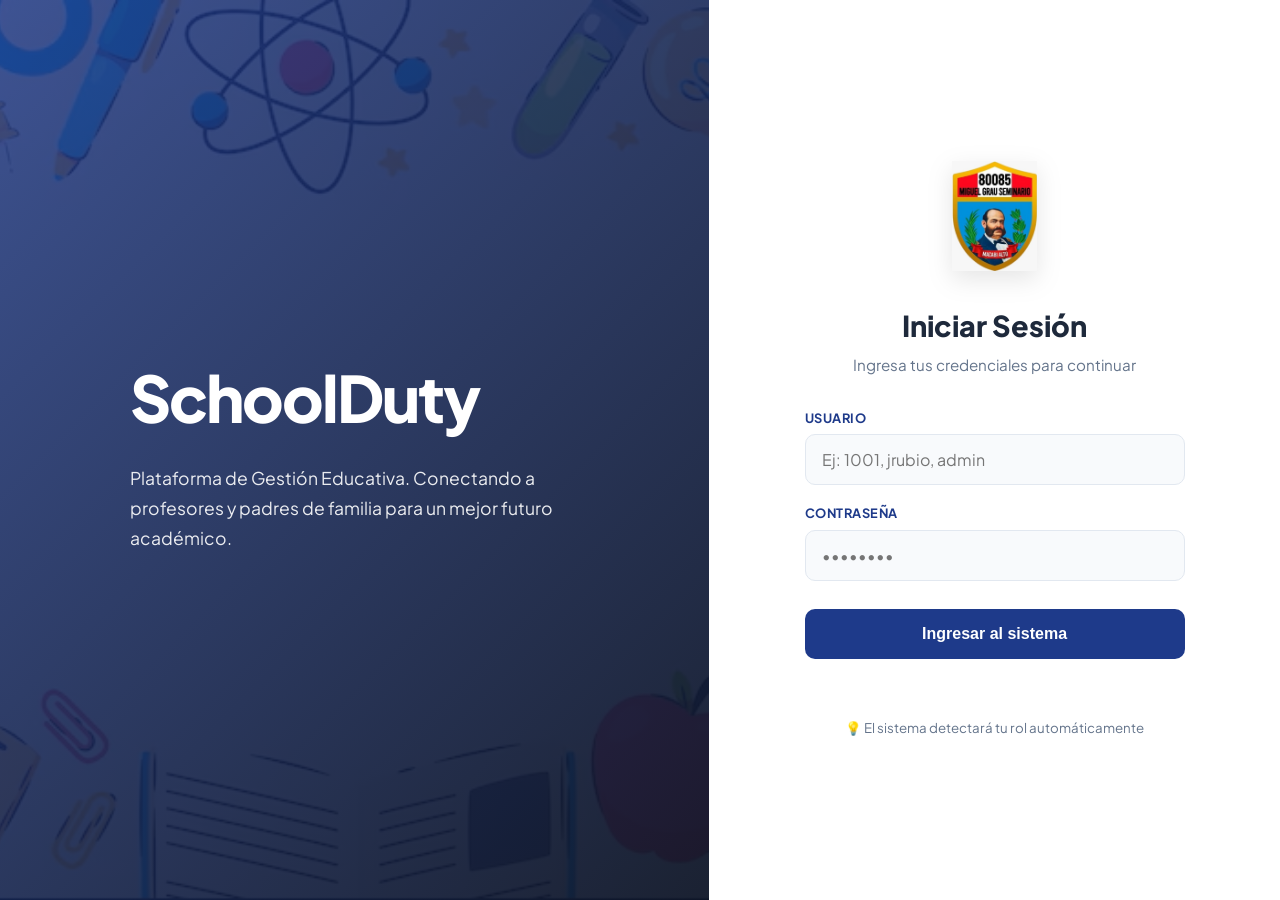
<file: index.html>
<!DOCTYPE html>
<html lang="es">
<head>
    <meta charset="UTF-8">
    <meta http-equiv="refresh" content="0; url=login.html">
    <title>SchoolDuty - Redireccionando...</title>
    <style>
        body {
            font-family: 'Segoe UI', sans-serif;
            background: #1e3a8a;
            color: white;
            display: flex;
            justify-content: center;
            align-items: center;
            height: 100vh;
            margin: 0;
        }
        .redirect-box {
            text-align: center;
        }
        .redirect-box h1 {
            font-size: 2.5rem;
            margin-bottom: 10px;
        }
        .redirect-box a {
            color: #60a5fa;
            text-decoration: none;
            font-size: 1.1rem;
        }
        .spinner {
            width: 40px;
            height: 40px;
            border: 4px solid rgba(255,255,255,0.3);
            border-top-color: white;
            border-radius: 50%;
            animation: spin 1s linear infinite;
            margin: 20px auto;
        }
        @keyframes spin { to { transform: rotate(360deg); } }
    </style>
</head>
<body>
    <div class="redirect-box">
        <h1>SchoolDuty</h1>
        <div class="spinner"></div>
        <p>Redireccionando al login...</p>
        <p><a href="login.html">Haz clic aquí si no redirige automáticamente</a></p>
    </div>
</body>
</html>
</file>
<file: css/styles.css>
/* ================================================
   styles.css — CSS Base (Login, Dashboard, Layout, Utilidades)
   ================================================ */
@import url('https://fonts.googleapis.com/css2?family=Plus+Jakarta+Sans:wght@400;500;600;700;800&display=swap');

:root {
    --primary: #1e3a8a;
    --primary-hover: #1e40af;
    --secondary: #4e73df;
    --accent: #1cc88a;
    --danger: #dc2626;
    --warning: #f59e0b;
    --bg: #f4f6fb;
    --card: #ffffff;
    --text: #1e293b;
    --text-light: #64748b;
    --border: #e2e8f0;
    --shadow: 0 4px 6px -1px rgba(0,0,0,0.1);
    --shadow-lg: 0 10px 15px -3px rgba(0,0,0,0.1);
    --radius: 12px;
    --radius-lg: 16px;
}

* { box-sizing: border-box; margin: 0; padding: 0; }

body {
    font-family: 'Plus Jakarta Sans', sans-serif;
    background: var(--bg);
    color: var(--text);
    line-height: 1.6;
}

/* ================================================
   LOGIN
   ================================================ */
.login-page { overflow: hidden; }

.login-wrapper {
    display: flex;
    width: 100%;
    min-height: 100vh;
}

.login-info {
    flex: 1.2;
    position: relative;
    background: url("../img/fondo.jpg") no-repeat center center/cover;
    display: flex;
    align-items: center;
    justify-content: center;
    padding: 60px;
    color: white;
}

.login-info::before {
    content: "";
    position: absolute;
    inset: 0;
    background: linear-gradient(135deg, rgba(30,58,138,0.85), rgba(15,23,42,0.95));
}

.info-content {
    position: relative;
    z-index: 2;
    max-width: 450px;
}

.info-content h1 {
    font-size: 4rem;
    font-weight: 800;
    margin-bottom: 15px;
    letter-spacing: -2px;
}

.info-content p {
    font-size: 1.1rem;
    line-height: 1.7;
    opacity: 0.9;
}

.login-form-section {
    flex: 1;
    display: flex;
    align-items: center;
    justify-content: center;
    padding: 40px;
    background: white;
}

.form-container {
    width: 100%;
    max-width: 380px;
    text-align: center;
}

.logo-box { margin-bottom: 25px; }

.logo-img {
    height: 110px;
    width: auto;
    object-fit: contain;
    filter: drop-shadow(0 8px 12px rgba(0,0,0,0.1));
}

.form-container h2 {
    font-size: 1.8rem;
    font-weight: 800;
    color: var(--text);
    margin-bottom: 5px;
}

.subtitle {
    color: var(--text-light);
    font-size: 0.95rem;
    margin-bottom: 30px;
}

.input-group {
    width: 100%;
    margin-bottom: 18px;
    text-align: left;
}

.input-group label {
    display: block;
    font-size: 0.8rem;
    font-weight: 700;
    color: var(--primary);
    margin-bottom: 6px;
    text-transform: uppercase;
    letter-spacing: 0.5px;
}

input, select, textarea {
    width: 100%;
    padding: 14px 16px;
    border-radius: 10px;
    border: 1.5px solid var(--border);
    background: #f8fafc;
    font-size: 1rem;
    font-family: inherit;
    transition: all 0.3s ease;
}

input:focus, select:focus, textarea:focus {
    outline: none;
    border-color: var(--primary);
    background: white;
    box-shadow: 0 0 0 4px rgba(30,58,138,0.1);
}

.btn-login {
    width: 100%;
    padding: 16px;
    background: var(--primary);
    color: white;
    border: none;
    border-radius: 10px;
    font-size: 1rem;
    font-weight: 700;
    cursor: pointer;
    transition: all 0.3s ease;
    margin-top: 10px;
}

.btn-login:hover {
    background: var(--primary-hover);
    transform: translateY(-2px);
    box-shadow: var(--shadow-lg);
}

#error {
    color: var(--danger);
    font-size: 0.9rem;
    margin-top: 15px;
    font-weight: 600;
    min-height: 20px;
}

.login-hint {
    margin-top: 20px;
    color: var(--text-light);
}

/* ================================================
   DASHBOARD LAYOUT
   ================================================ */
.container {
    display: flex;
    min-height: 100vh;
}

.sidebar {
    width: 220px;
    background: linear-gradient(180deg, #1e1e2d, #2c2f48);
    color: white;
    position: fixed;
    inset: 0 auto 0 0;
    display: flex;
    flex-direction: column;
    padding: 25px 18px;
    z-index: 100;
}

.logo {
    font-size: 1.3rem;
    font-weight: 800;
    text-align: center;
    margin-bottom: 30px;
    padding-bottom: 20px;
    border-bottom: 1px solid rgba(255,255,255,0.1);
}

.sidebar nav { flex: 1; }

.sidebar ul {
    list-style: none;
    padding: 0;
}

.sidebar ul li {
    padding: 12px 16px;
    margin-bottom: 6px;
    border-radius: 10px;
    cursor: pointer;
    transition: all 0.3s ease;
    font-size: 0.95rem;
    font-weight: 500;
    display: flex;
    align-items: center;
    gap: 10px;
}

.sidebar ul li::before {
    content: "•";
    font-size: 1.5rem;
    line-height: 0;
    opacity: 0;
    transition: opacity 0.3s;
}

.sidebar ul li:hover {
    background: rgba(255,255,255,0.1);
    transform: translateX(5px);
}

.sidebar ul li.active {
    background: var(--secondary);
}

.sidebar ul li.active::before { opacity: 1; }

.logout {
    margin-top: auto;
    padding: 12px;
    border: none;
    background: linear-gradient(135deg, #ff4b5c, #e60023);
    color: white;
    border-radius: 10px;
    cursor: pointer;
    font-size: 0.9rem;
    font-weight: 600;
    transition: all 0.3s ease;
}

.logout:hover {
    transform: scale(1.03);
    box-shadow: 0 4px 12px rgba(255,0,0,0.3);
}

.main {
    margin-left: 220px;
    flex: 1;
    display: flex;
    flex-direction: column;
    min-height: 100vh;
}

.topbar {
    background: white;
    padding: 20px 30px;
    border-bottom: 1px solid var(--border);
    box-shadow: var(--shadow);
    position: sticky;
    top: 0;
    z-index: 50;
}

.topbar h2 {
    font-size: 1.5rem;
    font-weight: 700;
}

.content {
    padding: 30px;
    flex: 1;
}

/* ================================================
   COMPONENTES COMPARTIDOS
   ================================================ */
.card {
    background: var(--card);
    border-radius: var(--radius-lg);
    padding: 24px;
    margin-bottom: 20px;
    box-shadow: var(--shadow);
    border: 1px solid var(--border);
    transition: all 0.3s ease;
}

.card:hover {
    transform: translateY(-3px);
    box-shadow: var(--shadow-lg);
    border-color: var(--primary);
}

.box {
    background: var(--card);
    padding: 28px;
    border-radius: var(--radius-lg);
    box-shadow: var(--shadow);
    margin-bottom: 24px;
}

.box h3 {
    font-size: 1.2rem;
    font-weight: 700;
    margin-bottom: 20px;
    display: flex;
    align-items: center;
    gap: 10px;
}

/* Badges */
.tag {
    display: inline-flex;
    align-items: center;
    gap: 6px;
    background: var(--secondary);
    color: white;
    padding: 6px 14px;
    border-radius: 20px;
    font-size: 0.85rem;
    font-weight: 600;
    margin: 4px;
}

.tag b {
    cursor: pointer;
    font-weight: 800;
    opacity: 0.8;
    transition: opacity 0.2s;
}

.tag b:hover { opacity: 1; }

.curso-tag {
    display: inline-block;
    background: #eaf0ff;
    color: var(--secondary);
    padding: 3px 12px;
    border-radius: 20px;
    font-size: 0.8rem;
    font-weight: 600;
    margin-left: 8px;
}

.grado-badge {
    background: #e6fff5;
    color: var(--accent);
    padding: 3px 10px;
    border-radius: 20px;
    font-size: 0.8rem;
    font-weight: 600;
    margin-left: 8px;
}

.destinatario-badge {
    display: flex;
    align-items: center;
    gap: 8px;
    margin: 12px 0;
    padding: 10px 14px;
    background: #f8fafc;
    border-radius: 10px;
    font-size: 0.9rem;
}

.profesor-badge {
    display: flex;
    align-items: center;
    gap: 6px;
    color: var(--text-light);
    font-size: 0.85rem;
    margin: 8px 0;
}

/* Formularios compartidos */
.buscador {
    display: flex;
    gap: 12px;
    margin-bottom: 20px;
    flex-wrap: wrap;
}

.buscador input {
    flex: 1;
    min-width: 200px;
}

.buscador select {
    width: auto;
    min-width: 140px;
}

.lista-scroll {
    max-height: 250px;
    overflow-y: auto;
    margin-bottom: 16px;
    padding-right: 8px;
}

.lista-scroll::-webkit-scrollbar {
    width: 6px;
}

.lista-scroll::-webkit-scrollbar-thumb {
    background: var(--border);
    border-radius: 3px;
}

.item-estudiante {
    display: flex;
    justify-content: space-between;
    align-items: center;
    background: #f8fafc;
    padding: 12px 16px;
    border-radius: 10px;
    margin-bottom: 8px;
    transition: all 0.2s;
}

.item-estudiante:hover {
    background: #f1f5f9;
    transform: translateX(4px);
}

.item-estudiante small {
    color: var(--text-light);
    font-size: 0.8rem;
}

.btn-agregar, .btn-confirmar, .btn-enviar {
    padding: 8px 16px;
    border: none;
    border-radius: 8px;
    cursor: pointer;
    font-weight: 600;
    font-size: 0.9rem;
    transition: all 0.3s;
}

.btn-agregar {
    background: var(--accent);
    color: white;
}

.btn-confirmar {
    background: var(--secondary);
    color: white;
    padding: 10px 20px;
}

.btn-enviar {
    background: var(--accent);
    color: white;
    padding: 12px 24px;
    font-size: 1rem;
}

.btn-agregar:hover, .btn-confirmar:hover, .btn-enviar:hover {
    transform: translateY(-2px);
    box-shadow: var(--shadow);
}

.seleccionados-box, .seleccionado-box {
    background: #f8fafc;
    padding: 16px;
    border-radius: 10px;
    margin: 16px 0;
}

.seleccionados-box h4, .seleccionado-box h4 {
    font-size: 0.9rem;
    color: var(--text-light);
    margin-bottom: 10px;
}

.form-subida {
    margin-top: 20px;
    padding-top: 20px;
    border-top: 2px dashed var(--border);
}

.form-subida textarea {
    height: 100px;
    margin-bottom: 12px;
    resize: vertical;
}

.form-subida input[type="file"] {
    padding: 10px;
    background: #f8fafc;
    margin-bottom: 12px;
}

.hint {
    color: var(--text-light);
    font-size: 0.9rem;
    font-style: italic;
}

.mensaje-texto {
    margin: 12px 0;
    line-height: 1.7;
    color: var(--text);
}

/* Acciones */
.acciones {
    display: flex;
    gap: 10px;
    margin-top: 16px;
}

.btn-editar, .btn-guardar, .btn-eliminar {
    padding: 8px 14px;
    border: none;
    border-radius: 8px;
    cursor: pointer;
    font-size: 0.85rem;
    font-weight: 600;
    transition: all 0.2s;
}

.btn-editar { background: var(--warning); color: white; }
.btn-guardar { background: var(--accent); color: white; }
.btn-eliminar { background: var(--danger); color: white; }

.btn-editar:hover, .btn-guardar:hover, .btn-eliminar:hover {
    transform: scale(1.05);
    opacity: 0.9;
}

.edit-input {
    width: 100%;
    margin-top: 8px;
    padding: 10px;
    border-radius: 8px;
    border: 1.5px solid var(--border);
    font-family: inherit;
    display: none;
}

/* Vacío */
.vacio, .sin-hijos {
    text-align: center;
    color: var(--text-light);
    font-style: italic;
    padding: 40px;
    font-size: 1.1rem;
}

/* Fecha */
.fecha {
    font-size: 0.8rem;
    color: var(--text-light);
    white-space: nowrap;
}

/* ================================================
   MODAL GLOBAL
   ================================================ */
.modal {
    display: none;
    position: fixed;
    z-index: 1000;
    inset: 0;
    background: rgba(15,23,42,0.92);
    justify-content: center;
    align-items: center;
    animation: fadeIn 0.3s ease;
}

@keyframes fadeIn {
    from { opacity: 0; }
    to { opacity: 1; }
}

#img-global {
    max-width: 90%;
    max-height: 85%;
    border-radius: var(--radius);
    border: 4px solid white;
    box-shadow: 0 20px 40px rgba(0,0,0,0.3);
    animation: zoomIn 0.3s ease;
}

@keyframes zoomIn {
    from { transform: scale(0.8); opacity: 0; }
    to { transform: scale(1); opacity: 1; }
}

.cerrar-modal {
    position: absolute;
    top: 20px;
    right: 30px;
    font-size: 48px;
    color: white;
    cursor: pointer;
    font-weight: 300;
    padding: 10px;
    z-index: 1001;
    text-shadow: 0 0 10px rgba(0,0,0,0.8);
    transition: color 0.2s;
    line-height: 1;
}

.cerrar-modal:hover {
    color: #ff6b6b;
}

/* ================================================
   TOAST NOTIFICATIONS
   ================================================ */
#toast-container {
    position: fixed;
    top: 20px;
    right: 20px;
    z-index: 2000;
    display: flex;
    flex-direction: column;
    gap: 10px;
}

.toast {
    padding: 14px 24px;
    border-radius: 10px;
    color: white;
    font-weight: 600;
    font-size: 0.95rem;
    box-shadow: var(--shadow-lg);
    animation: slideIn 0.4s ease, fadeOut 0.4s ease 2.6s forwards;
    max-width: 350px;
}

.toast-success { background: var(--accent); }
.toast-error { background: var(--danger); }
.toast-info { background: var(--secondary); }

@keyframes slideIn {
    from { transform: translateX(100%); opacity: 0; }
    to { transform: translateX(0); opacity: 1; }
}

@keyframes fadeOut {
    to { transform: translateX(100%); opacity: 0; }
}

/* ================================================
   RESPONSIVE
   ================================================ */
@media (max-width: 900px) {
    .login-info { display: none; }
    .login-form-section { padding: 20px; }
    .logo-img { height: 90px; }
}

@media (max-width: 768px) {
    .sidebar {
        width: 70px;
        padding: 15px 8px;
    }
    .sidebar .logo { font-size: 0; }
    .sidebar .logo::first-letter { font-size: 1.5rem; }
    .sidebar ul li { 
        font-size: 0; 
        padding: 12px; 
        justify-content: center; 
    }
    .sidebar ul li::before { 
        font-size: 1.2rem; 
        opacity: 1; 
    }
    .main { margin-left: 70px; }
    .content { padding: 20px; }
    .buscador { flex-direction: column; }
    .buscador input, .buscador select { width: 100%; }
}
</file>
